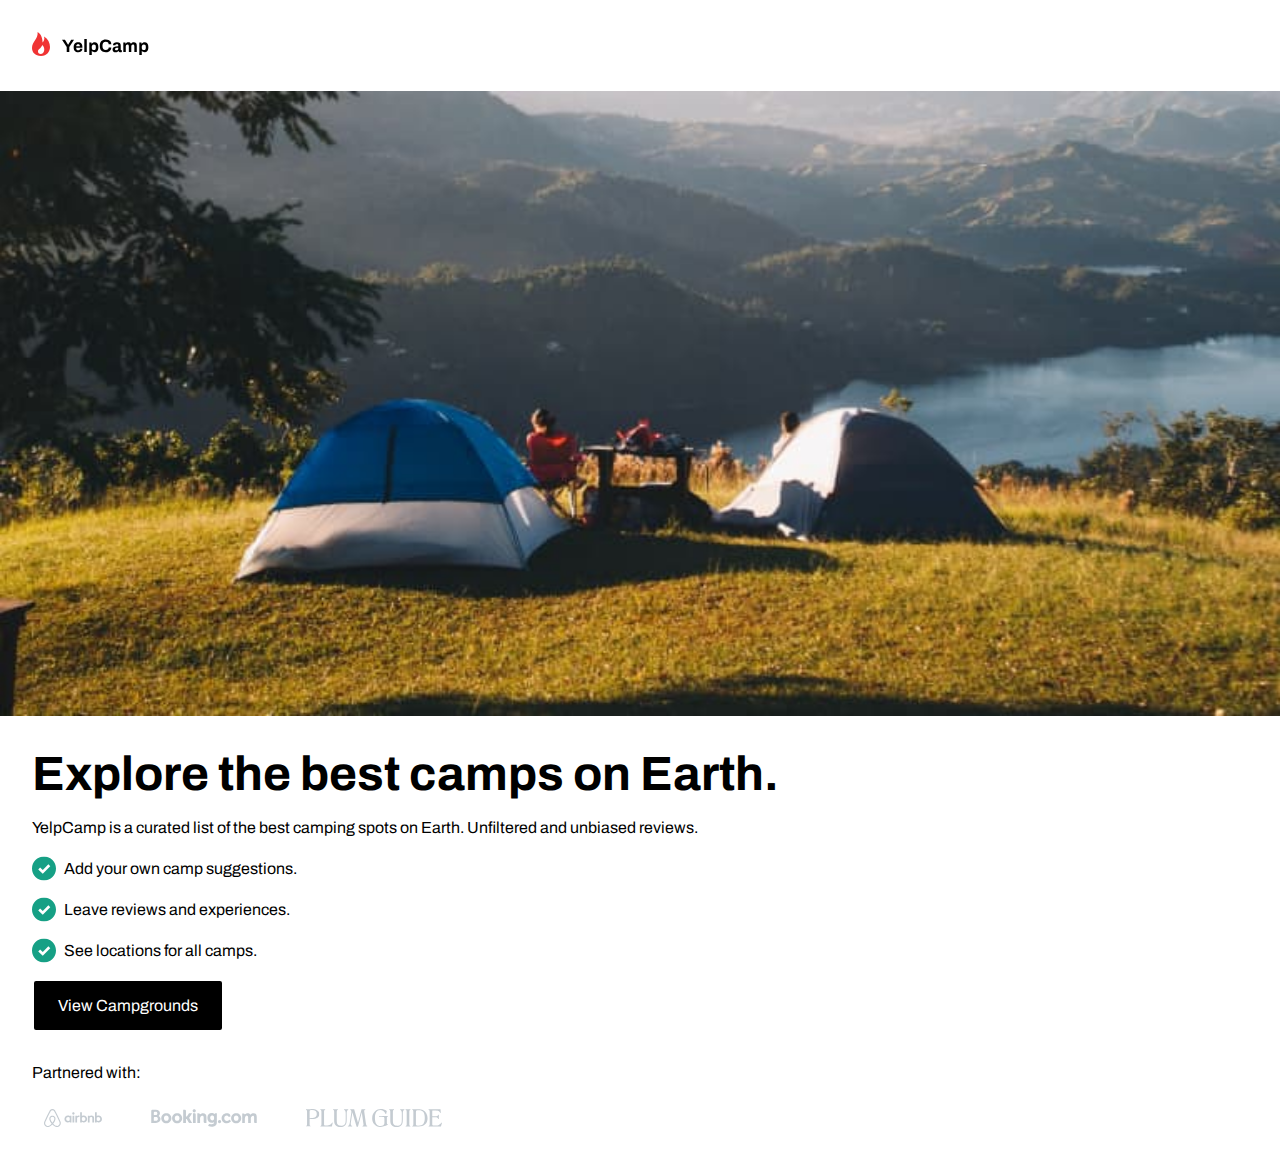
<file: index.html>
<!DOCTYPE html>
<html lang="en">
<head>
  <meta charset="UTF-8">
  <meta name="viewport" content="width=device-width, initial-scale=1.0"> <!-- displays site properly based on user's device -->
  <link rel="preconnect" href="https://fonts.googleapis.com">
  <link rel="preconnect" href="https://fonts.gstatic.com" crossorigin>
  <link href="https://fonts.googleapis.com/css2?family=Archivo:wght@400;700&display=swap" rel="stylesheet">
  <link rel="stylesheet" type="text/css" href="./css/reset.css">
  <link rel="stylesheet" type="text/css" href="./css/styles.css">
  <link rel="stylesheet" type="text/css" href="./css/landingPage.css">
  <title>YelpCamp | LandingPage</title>
</head>
<body>
  <header>
    <h1><img id="img-logo" src="./Assets/Logo.svg" alt="YelpCamp logo"/></h1>
  </header>
  <main>
    <div class="div-landing">
      <img id="img-hero" src="./Assets/Hero Image (Tablet and Mobile).jpg" src="Image of two people sitting outside of tents"/>
      <div class="div-landing-description">
        <h2>Explore the best camps on Earth.</h2>
        <div>YelpCamp is a curated list of the best camping spots on Earth. Unfiltered and unbiased reviews.</div>
        <ul class="list-features">
          <li>
            <img class="img-checkmark" src="./Assets/Checkmark.svg" alt="white checkmark"/>
            <span>Add your own camp suggestions.</span>
          </li>
          <li>
            <img class="img-checkmark" src="./Assets/Checkmark.svg" alt="white checkmark"/>
            <span>Leave reviews and experiences.</span>
          </li>
          <li>
            <img class="img-checkmark" src="./Assets/Checkmark.svg" alt="white checkmark"/>
            <span>See locations for all camps.</span>
          </li>
        </ul>
        <a class="btn-cta" role="button" href="search.html">View Campgrounds</a>
      </div>
    </div>
  </main>
  <footer>
    <div>Partnered with: 
      <ul class="list-partners">
        <li>
          <img id="img-airbnb" src="./Assets/Airbnb.svg" alt="Airbnb Logo"/>
        </li>
        <li>
          <img id="img-booking" src="./Assets/Booking.svg" alt="Booking logo"/>
        </li>
        <li>
          <img id="img-plum-guide" src="./Assets/Plum Guide.svg" alt="Plum Guide Logo"/>
        </li>
      </ul>
    </div>
  </footer>
</body>
</file>
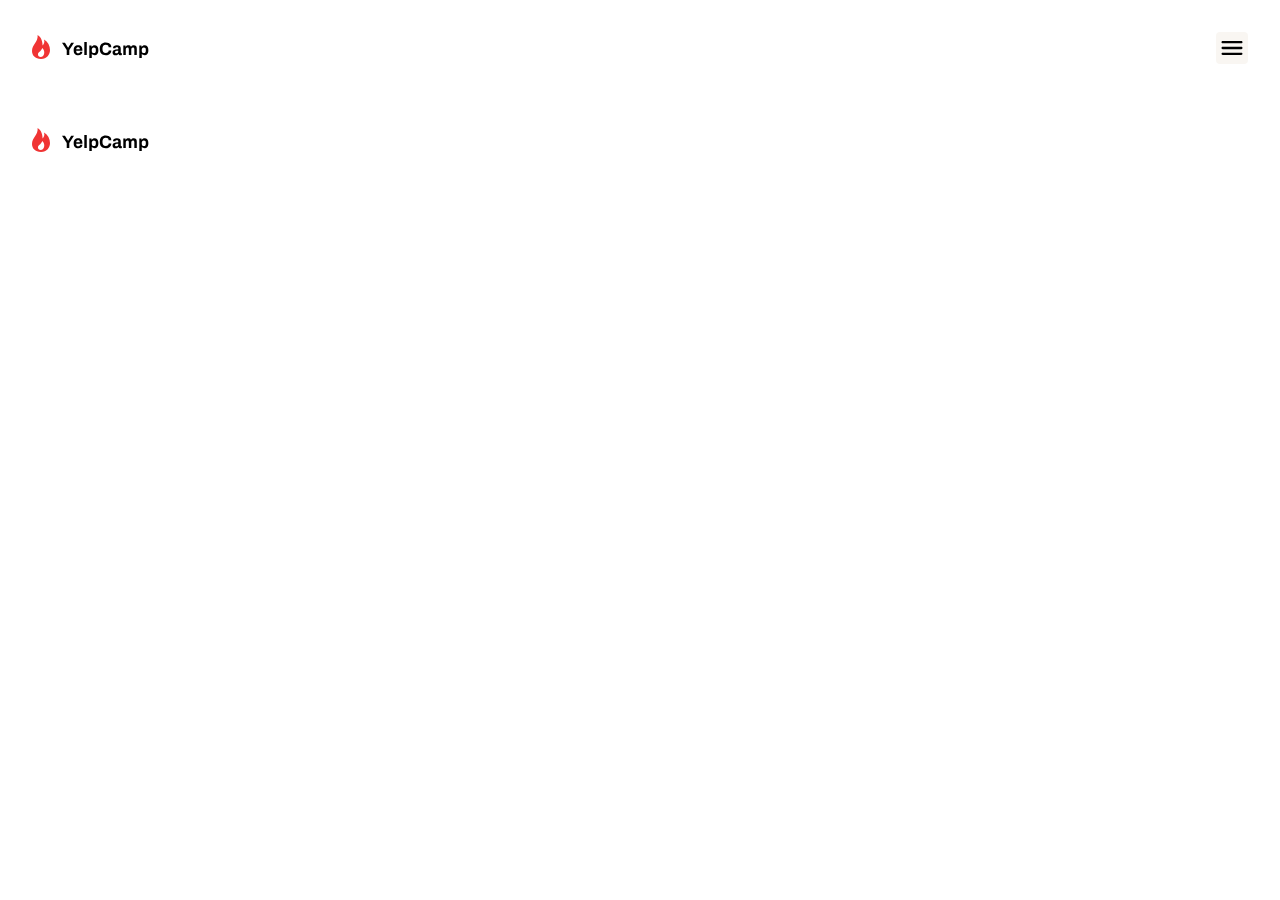
<file: campgroundPage.html>
<!-- Width: 414px -->
<!-- Height: 2139px -->
<!-- Height: 2075px -->
<!DOCTYPE html>
<html lang="en">
<head>
  <meta charset="UTF-8">
  <meta name="viewport" content="width=device-width, initial-scale=1.0"> <!-- displays site properly based on user's device -->
  <link rel="preconnect" href="https://fonts.googleapis.com">
  <link rel="preconnect" href="https://fonts.gstatic.com" crossorigin>
  <link href="https://fonts.googleapis.com/css2?family=Archivo:wght@400;700&display=swap" rel="stylesheet">
  <link rel="stylesheet" type="text/css" href="./css/reset.css">
  <link rel="stylesheet" type="text/css" href="./css/styles.css">
  <link rel="stylesheet" type="text/css" href="./css/campgroundPage.css">
  <script type="text/javascript" src="./js/headerNavMenu.js"></script>
  <script type="text/javascript" src="./js/campgroundPage.js"></script>
  <title>YelpCamp | Mount Ulap</title>
</head>
<body>
  <header>
    <h1><img id="img-logo" src="./Assets/Logo.svg" alt="YelpCamp logo"/></h1>
    <nav>
      <img id="img-nav-hamburger" src="./Assets/Hamburger Menu.svg" alt="Hamburger icon for menu"/>
      <ul class="hide">
        <li><a href="index.html">Home</a></li>
        <li><a href="settings">johndoe</a></li>
        <li><a id="link-logout" href="logout">Logout</a></li>
      </ul>
    </nav>
  </header>
  <main>
    <div class="div-campground-info">
      <img class="img-campground" src="./Assets/Camp_Images/Compressed_Images/Mount_Ulap.jpg" alt="Mount Ulap Compressed Image"/>
      <div>
        <h2>Mount Ulap</h2>
        <span id="campground-price">$104.99/night</span>
        <div class="div-campground-description">
          Mount Ulap is a 7.7 kilometer moderately trafficked point-to-point trail located near Tuba, Benguet, Philippines that offers the chance to see wildlife and is rated as moderate. The trail is primarily used for hiking.
        </div>
        <div class="div-submittor">Submitted by <span id="submittor-name">Andrew Mike</span></div>
      </div>
    </div>
    <div class="div-testimonials">
      <ul class="list-testimonials">
        <li class="list-item-testimonial">
          <h3>Adam Jones</h3>
          <span>13h ago</span>
          <div>Honestly one of the best experiences ever, took us a while to figure out how to get there but it was amazing!</div>
        </li>
        <li class="list-item-testimonial">
          <h3>Isaac Dylan</h3>
          <span>1 day ago</span>
          <div>Traveling changes you as a person, you gain more perspective, this is the perfect place to do that.</div>
        </li>
        <li class="list-item-testimonial">
          <h3>Hudson Luca</h3>
          <span>3 days ago</span>
          <div>Definitely recommend going there, not too far and not a lot of people to ruin the experience.</div>
        </li>
      </ul>
      <a id="link-add-comment" href="newComment.html">
        <svg id="img-chat-bubble" width="24" height="25" viewBox="0 0 24 25" fill="none" xmlns="http://www.w3.org/2000/svg"><g clip-path="url(#clip0)"><path d="M12 3.5C17.514 3.5 22 7.092 22 11.507C22 16.424 16.855 19.468 12.09 19.468C10.153 19.468 8.707 19.071 7.696 18.824C6.696 19.437 6.101 19.861 3.424 20.644C3.959 19.271 4.147 17.896 4.026 16.379C3.188 15.379 2.001 13.979 2.001 11.507C2 7.092 6.486 3.5 12 3.5ZM12 1.5C5.662 1.5 0 5.726 0 11.507C0 13.557 0.738 15.57 2.047 17.132C2.102 18.962 1.024 21.588 0.054 23.5C2.656 23.03 6.355 21.992 8.032 20.964C9.45 21.309 10.807 21.467 12.091 21.467C19.175 21.467 24.001 16.63 24.001 11.506C24 5.695 18.299 1.5 12 1.5ZM8.5 11.5C8.5 12.329 7.829 13 7 13C6.172 13 5.5 12.329 5.5 11.5C5.5 10.671 6.172 10 7 10C7.829 10 8.5 10.671 8.5 11.5ZM12 10C11.172 10 10.5 10.671 10.5 11.5C10.5 12.329 11.172 13 12 13C12.829 13 13.5 12.329 13.5 11.5C13.5 10.671 12.829 10 12 10ZM17 10C16.172 10 15.5 10.671 15.5 11.5C15.5 12.329 16.172 13 17 13C17.829 13 18.5 12.329 18.5 11.5C18.5 10.671 17.829 10 17 10Z" fill="white"/></g><defs><clipPath id="clip0"><rect width="24" height="24" fill="white" transform="translate(0 0.5)"/></clipPath></defs></svg>
        Leave a Review
      </a>
    </div>
    <div class="div-campground-location">
      <img id="img-map-mount-ulap" src="./Assets/Map.png" alt="Map of Mount Ulap"/>
    </div>
  </main>
  <footer>
    <img id="img-footer-logo" src="./Assets/Logo.svg" alt="YelpCamp Logo"/>
  </footer>
</body>
</file>
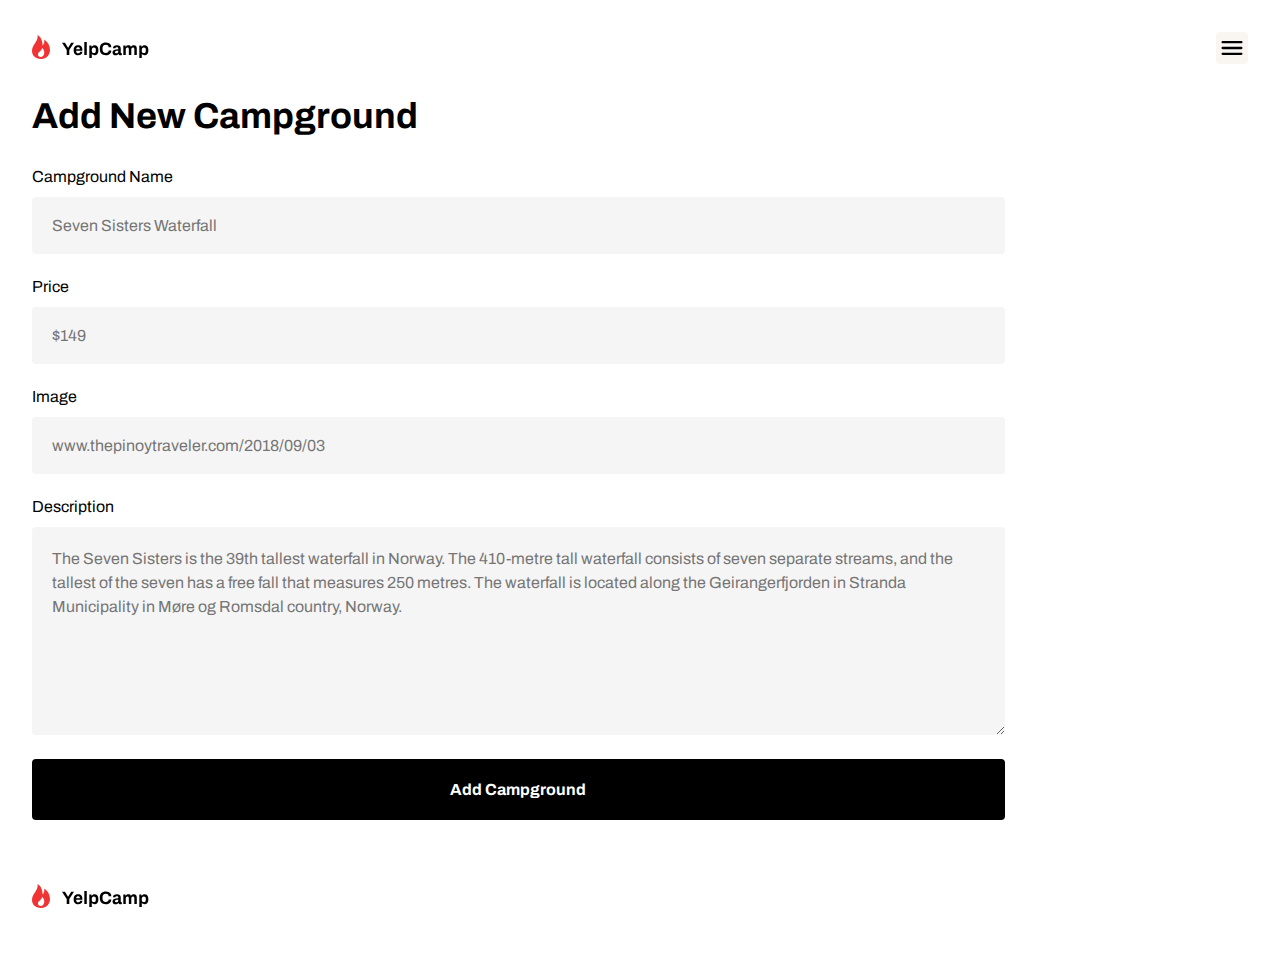
<file: newCampground.html>
<!DOCTYPE html>
<html lang="en">
<head>
  <meta charset="UTF-8">
  <meta name="viewport" content="width=device-width, initial-scale=1.0"> <!-- displays site properly based on user's device -->
  <link rel="preconnect" href="https://fonts.googleapis.com">
  <link rel="preconnect" href="https://fonts.gstatic.com" crossorigin>
  <link href="https://fonts.googleapis.com/css2?family=Archivo:wght@400;700&display=swap" rel="stylesheet">
  <link rel="stylesheet" type="text/css" href="./css/reset.css">
  <link rel="stylesheet" type="text/css" href="./css/styles.css">
  <link rel="stylesheet" type="text/css" href="./css/newCampground.css">
  <script type="text/javascript" src="./js/headerNavMenu.js"></script>
  <script type="text/javascript" src="./js/addNewCampground_Comment.js"></script>
  <title>YelpCamp | New Campground</title>
</head>
<body>
  <header>
    <h1><img id="img-logo" src="./Assets/Logo.svg" alt="YelpCamp Logo"/></h1>
    <nav>
      <img id="img-nav-hamburger" src="./Assets/Hamburger Menu.svg" alt="Hamburger icon for menu"/>
      <ul class="hide">
        <li><a href="index.html">Home</a></li>
        <li><a href="settings">johndoe</a></li>
        <li><a id="link-logout" href="index.html">Logout</a></li>
      </ul>
    </nav>
  </header>
  <main>
    <div class="div-form-new-campground">
      <h2>Add New Campground</h2>
      <form id="form-new-campground">
        <label>
          Campground Name
          <input id="input-campground-name" type="text" placeholder="Seven Sisters Waterfall"/>
        </label>
        <label>
          Price
          <input id="input-campground-price" type="number" min="1" placeholder="$149"/>
        </label>
        <label>
          Image
          <input id="input-campground-image" type="text" placeholder="www.thepinoytraveler.com/2018/09/03"/>
        </label>
        <label>
          Description
          <textarea name="textarea-description" form="form-new-campground" rows="7" placeholder="The Seven Sisters is the 39th tallest waterfall in Norway. The 410-metre tall waterfall consists of seven separate streams, and the tallest of the seven has a free fall that measures 250 metres. The waterfall is located along the Geirangerfjorden in Stranda Municipality in Møre og Romsdal country, Norway."></textarea>
        </label>
        <button id="btn-submit" type="button">Add Campground</button>
      </form>
    </div>
  </main>
  <footer>
    <img id="img-footer-logo" src="./Assets/Logo.svg" alt="YelpCamp Logo"/>
  </footer>
</body>
</file>
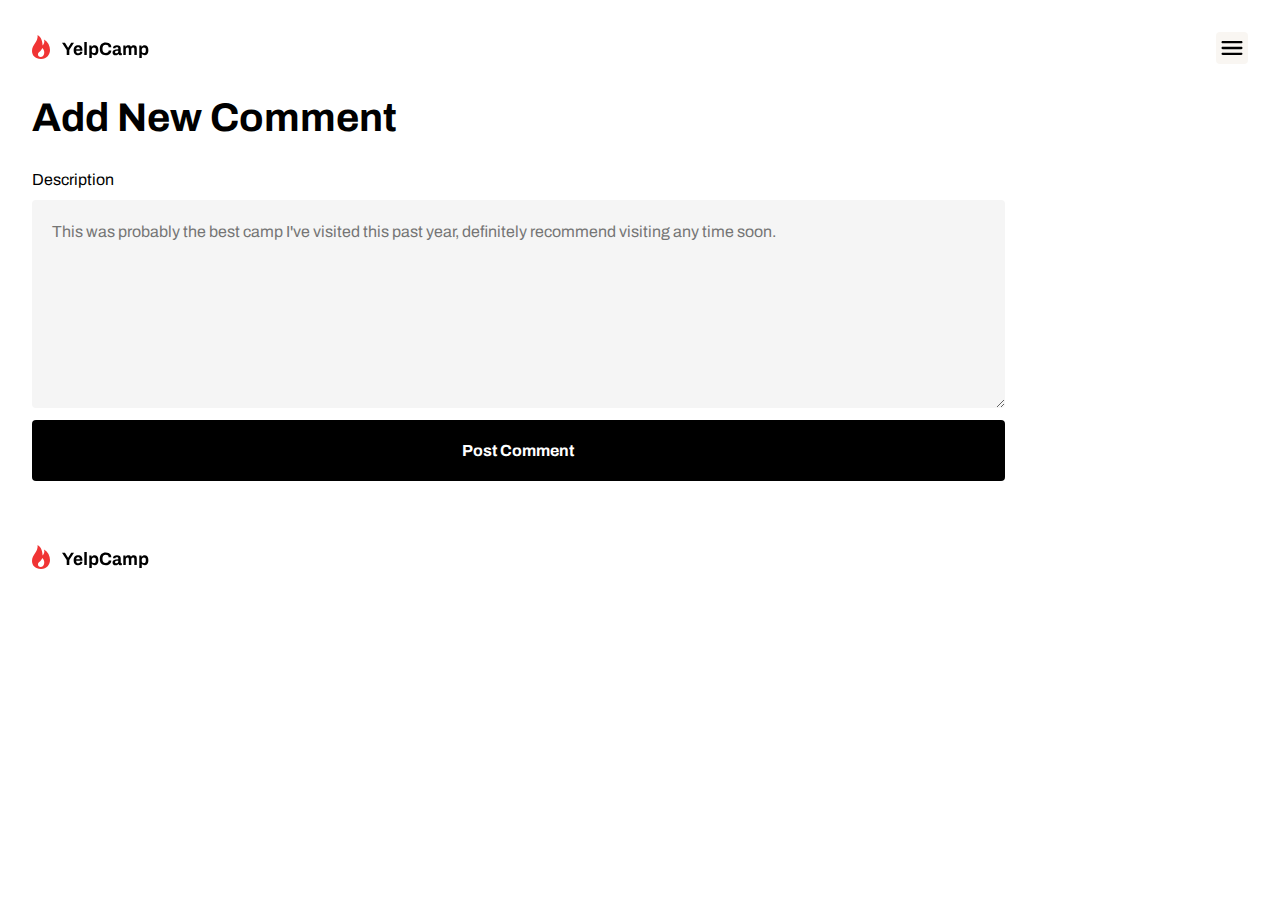
<file: newComment.html>
<!DOCTYPE html>
<html lang="en">
<head>
  <meta charset="UTF-8">
  <meta name="viewport" content="width=device-width, initial-scale=1.0"> <!-- displays site properly based on user's device -->
  <link rel="preconnect" href="https://fonts.googleapis.com">
  <link rel="preconnect" href="https://fonts.gstatic.com" crossorigin>
  <link href="https://fonts.googleapis.com/css2?family=Archivo:wght@400;700&display=swap" rel="stylesheet">
  <link rel="stylesheet" type="text/css" href="./css/reset.css">
  <link rel="stylesheet" type="text/css" href="./css/styles.css">
  <link rel="stylesheet" type="text/css" href="./css/newComment.css">
  <script type="text/javascript" src="./js/headerNavMenu.js"></script>
  <script type="text/javascript" src="./js/addNewCampground_Comment.js"></script>
  <title>YelpCamp | Mount Ulap</title>
</head>
<body>
  <header>
    <h1><img id="img-logo" src="./Assets/Logo.svg" alt="YelpCamp logo"/></h1>
    <nav>
      <img id="img-nav-hamburger" src="./Assets/Hamburger Menu.svg" alt="Hamburger icon for menu"/>
      <ul class="hide">
        <li><a href="index.html">Home</a></li>
        <li><a href="settings">johndoe</a></li>
        <li><a id="link-logout" href="index.html">Logout</a></li>
      </ul>
    </nav>
  </header>
  <main>
    <div class="div-new-comment">
      <h2>Add New Comment</h2>
      <form id="form-new-comment">
        <label>
          Description
          <textarea name="textarea-description" form="form-new-comment" rows="7" placeholder="This was probably the best camp I've visited this past year, definitely recommend visiting any time soon."></textarea>
        </label>
        <button id="btn-submit" type="button">Post Comment</button>
      </form>
    </div>
  </main>
  <footer>
    <img id="img-footer-logo" src="./Assets/Logo.svg" alt="YelpCamp Logo"/>
  </footer>
</body>
</file>
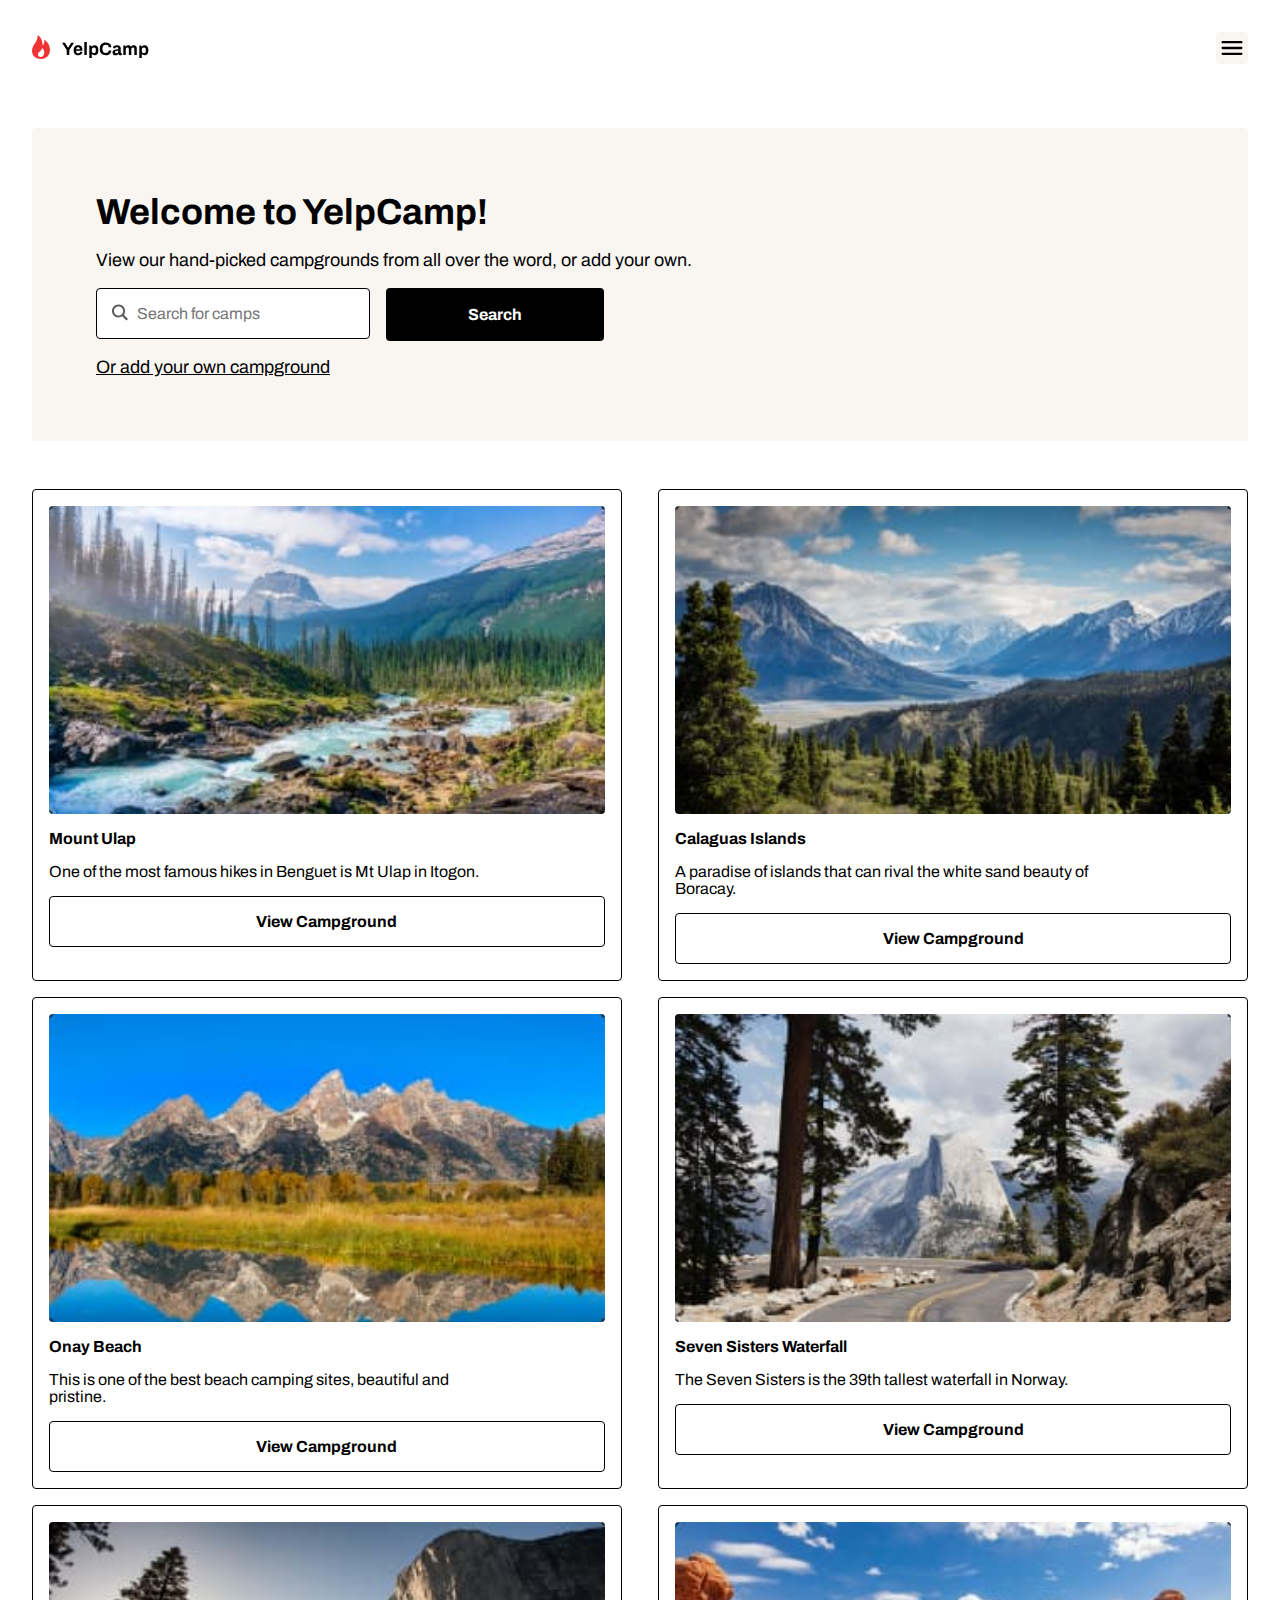
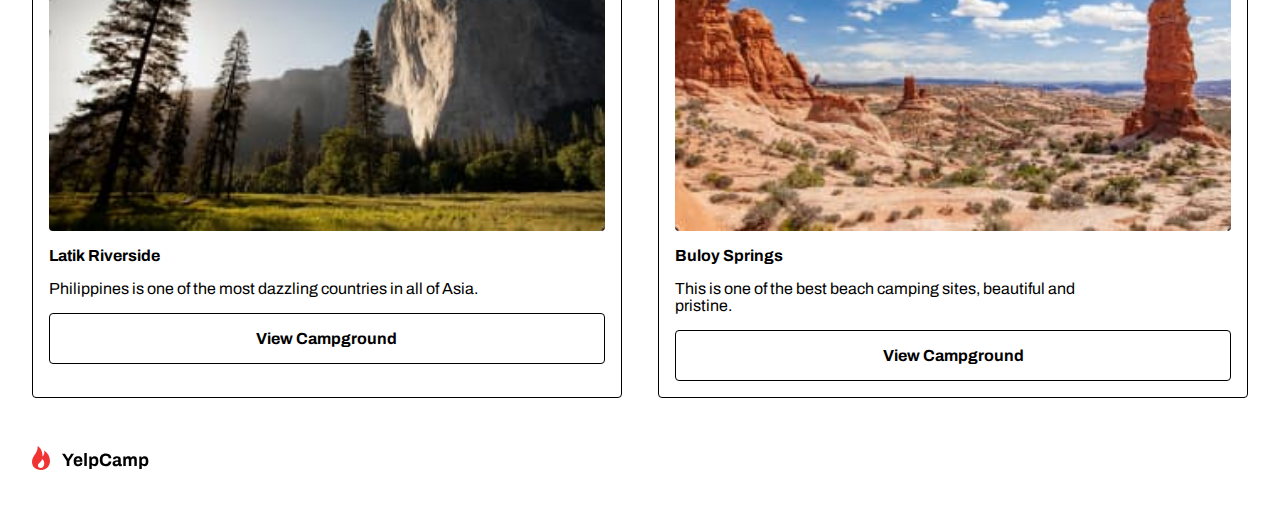
<file: search.html>
<!DOCTYPE html>
<html lang="en">
<head>
  <meta charset="UTF-8">
  <meta name="viewport" content="width=device-width, initial-scale=1.0"> <!-- displays site properly based on user's device -->
  <link rel="preconnect" href="https://fonts.googleapis.com">
  <link rel="preconnect" href="https://fonts.gstatic.com" crossorigin>
  <link href="https://fonts.googleapis.com/css2?family=Archivo:wght@400;700&display=swap" rel="stylesheet">
  <link rel="stylesheet" type="text/css" href="./css/reset.css">
  <link rel="stylesheet" type="text/css" href="./css/styles.css">
  <link rel="stylesheet" type="text/css" href="./css/search.css">
  <script type="text/javascript" src="./js/headerNavMenu.js"></script>
  <script type="text/javascript" src="./js/campgroundsList.js"></script>
  <title>YelpCamp | Search</title>
</head>
<body>
  <header>
    <h1><img id="img-logo" src="./Assets/Logo.svg" alt="YelpCamp Logo"/></h1>
    <nav>
      <img id="img-nav-hamburger" src="./Assets/Hamburger Menu.svg" alt="Hamburger icon for menu"/>
      <ul class="hide">
        <li><a href="index.html">Home</a></li>
        <li><a href="settings">johndoe</a></li>
        <li><a id="link-logout" href="index.html">Logout</a></li>
      </ul>
    </nav>
  </header>
  <main>
    <div class="div-search-main">
      <h2>Welcome to YelpCamp!</h2>
      <div>View our hand-picked campgrounds from all over the word, or add your own.</div>
      <form>
        <label id="label-search" for="input-search">
          <span><img id="img-search-icon" src="./Assets/Search Icon.svg" alt="Magnifier Icon"/></span>
          <input id="input-search" type="text" placeholder="Search for camps"/>
        </label>
        <input id="input-submit" type="submit" value="Search"/>
      </form>
      <a id="link-add-campground" role="button" href="newCampground.html">Or add your own campground</a>
    </div>
    <div class="div-list-campgrounds">
      <ul class="list-campgrounds">
        <li class="list-item-campground">
          <img class="img-campground" src="./Assets/Camp_Images/Compressed_Images/Mount_Ulap.jpg" alt="Mount Ulap image"/>
          <div class="div-campground-information">
            <h3>Mount Ulap</h3>
            <div>One of the most famous hikes in Benguet is Mt Ulap in Itogon.</div>
            <button class="btn-view-campground" data-campground="Mount Ulap">View Campground</button>
          </div>
        </li>
        <li class="list-item-campground">
          <img class="img-campground" src="./Assets/Camp_Images/Compressed_Images/Calaguas_Island.jpg" alt="Calaguas Island scenery"/>
          <div class="div-campground-information">
            <h3>Calaguas Islands</h3>
            <div>A paradise of islands that can rival the white sand beauty of Boracay.</div>
            <button class="btn-view-campground" data-campground="Calaguas Islands">View Campground</button>
          </div>
        </li>
        <li class="list-item-campground">
          <img class="img-campground" src="./Assets/Camp_Images/Compressed_Images/Onay_Beach.jpg" alt="Onay Beach campground"/>
          <div class="div-campground-information">
            <h3>Onay Beach</h3>
            <div>This is one of the best beach camping sites, beautiful and pristine.</div>
            <button class="btn-view-campground" data-campground="Onay Beach">View Campground</button>
          </div>
        </li>
        <li class="list-item-campground">
          <img class="img-campground" src="./Assets/Camp_Images/Compressed_Images/Seven_Sisters_Waterfall.jpg" alt="Seven Sisters Waterfall"/>
          <div class="div-campground-information">
            <h3>Seven Sisters Waterfall</h3>
            <div>The Seven Sisters is the 39th tallest waterfall in Norway.</div>
            <button class="btn-view-campground" data-campground="Seven Sisters Waterfall">View Campground</button>
          </div>
        </li>
        <li class="list-item-campground">
          <img class="img-campground" src="./Assets/Camp_Images/Compressed_Images/Latik_Riverside.jpg" alt="Latik Riverside"/>
          <div class="div-campground-information">
            <h3>Latik Riverside</h3>
            <div>Philippines is one of the most dazzling countries in all of Asia.</div>
            <button class="btn-view-campground" data-campground="Latik Riverside">View Campground</button>
          </div>
        </li>
        <li class="list-item-campground">
          <img class="img-campground" src="./Assets/Camp_Images/Compressed_Images/Buloy_Springs.jpg" alt="Buloy Springs"/>
          <div class="div-campground-information">
            <h3>Buloy Springs</h3>
            <div>This is one of the best beach camping sites, beautiful and pristine.</div>
            <button class="btn-view-campground" data-campground="Buloy Springs">View Campground</button>
          </div>
        </li>
      </ul>
    </div>
  </main>
  <footer>
    <img id="img-footer-logo" src="./Assets/Logo.svg" alt="YelpCamp Logo"/>
  </footer>
</body>
</file>
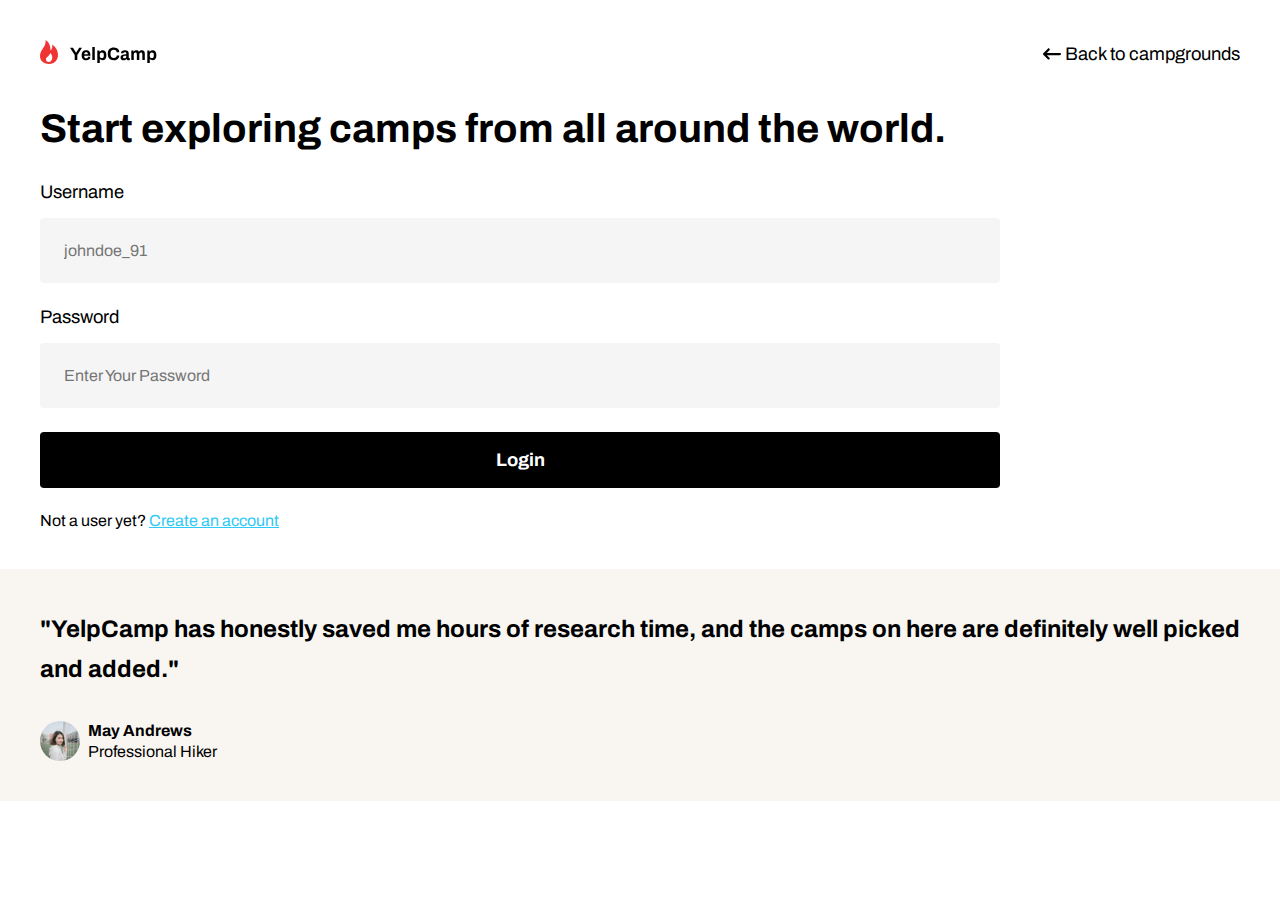
<file: signIn.html>
<!DOCTYPE html>
<html lang="en">
<head>
  <meta charset="UTF-8">
  <meta name="viewport" content="width=device-width, initial-scale=1.0"> <!-- displays site properly based on user's device -->
  <link rel="preconnect" href="https://fonts.googleapis.com">
  <link rel="preconnect" href="https://fonts.gstatic.com" crossorigin>
  <link href="https://fonts.googleapis.com/css2?family=Archivo:wght@400;700&display=swap" rel="stylesheet">
  <link rel="stylesheet" type="text/css" href="./css/reset.css">
  <link rel="stylesheet" type="text/css" href="./css/styles.css">
  <link rel="stylesheet" type="text/css" href="./css/signIn.css">
  <title>YelpCamp | Sign In</title>
</head>
<body>
  <header>
    <h1>
      <img id="img-logo" src="./Assets/Logo.svg" alt="YelpCamp Logo"/>
    </h1>
    <a id="link-back-campgrounds" role="button" href="campgroundPage.html">
      <svg id="img-arrow-back" xmlns="http://www.w3.org/2000/svg" width="18" height="18" viewBox="0 0 512 512"><!--! Font Awesome Pro 6.2.1 by @fontawesome - https://fontawesome.com License - https://fontawesome.com/license (Commercial License) Copyright 2022 Fonticons, Inc. --><path d="M109.3 288L480 288c17.7 0 32-14.3 32-32s-14.3-32-32-32l-370.7 0 73.4-73.4c12.5-12.5 12.5-32.8 0-45.3s-32.8-12.5-45.3 0l-128 128c-12.5 12.5-12.5 32.8 0 45.3l128 128c12.5 12.5 32.8 12.5 45.3 0s12.5-32.8 0-45.3L109.3 288z"/></svg>
      Back to campgrounds
    </a>
  </header>
  <main>
    <div id="div-sign-in">
      <h2>Start exploring camps from all around the world.</h2>
      <form>
        <label>
          Username
          <input id="input-username" type="text" placeholder="johndoe_91"/> 
        </label>
        <label>
          Password
          <input id="input-password" type="text" placeholder="Enter Your Password"/> 
        </label>
        <input id="input-submit" type="submit" value="Login"/>
      </form>
      <div class="div-sign-up">Not a user yet? <a id="btn-sign-up" href="./signUp.html">Create an account</a></div>
    </div>
    <div class="div-testimonial">
      <span>"YelpCamp has honestly saved me hours of research time, and the camps on here are definitely well picked and added."</span>
      <div class="div-user-info">
        <img id="img-user" src="./Assets/User Testimonial.svg" alt="May Andrews pfp"/>
        <div id="div-user-description">
          <h3 id="div-user-name">May Andrews</h3>
          <span id="div-user-profession">Professional Hiker</span>
        </div>
      </div>
    </div>

  </main>
</body>
</file>
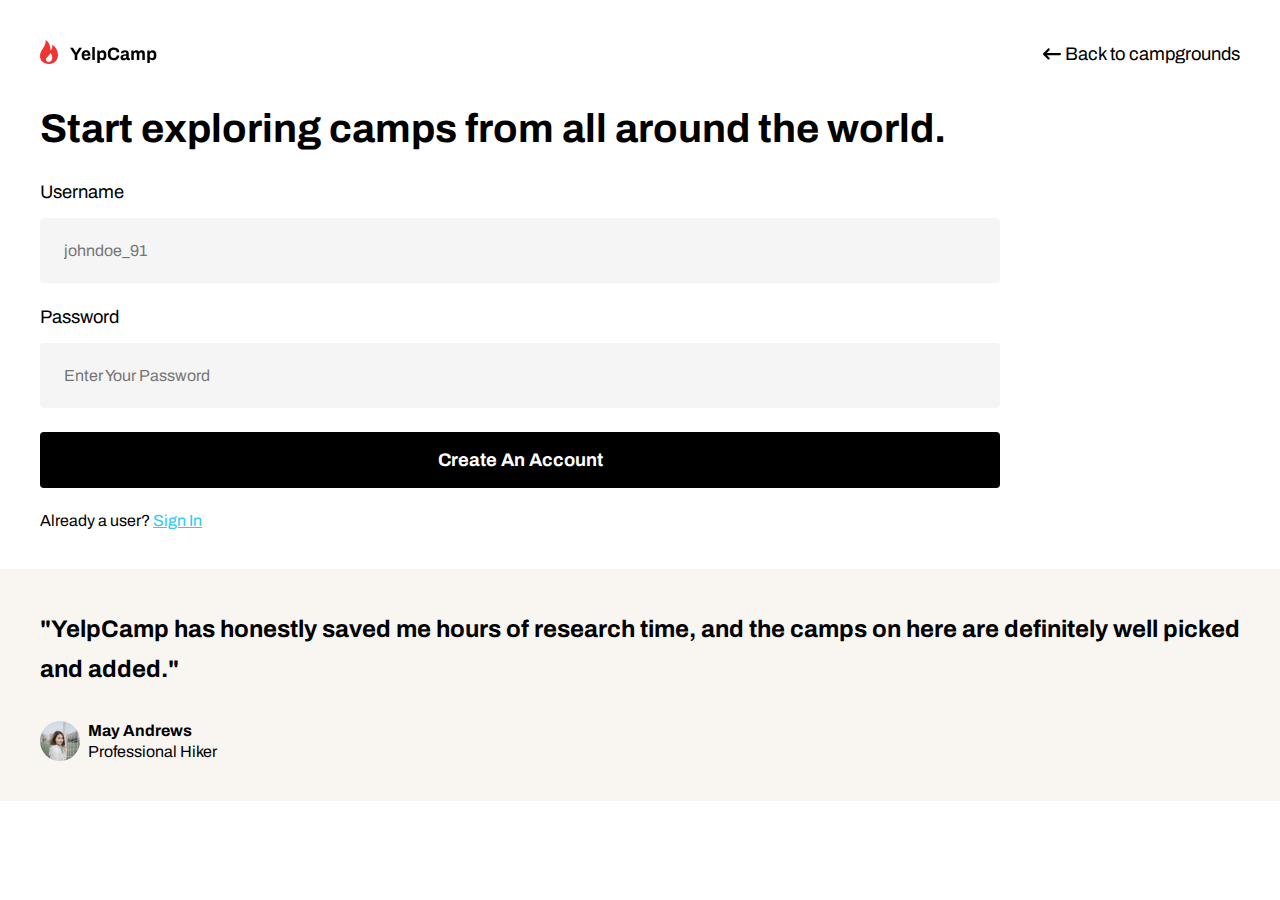
<file: signUp.html>
<!DOCTYPE html>
<html lang="en">
<head>
  <meta charset="UTF-8">
  <meta name="viewport" content="width=device-width, initial-scale=1.0"> <!-- displays site properly based on user's device -->
  <link rel="preconnect" href="https://fonts.googleapis.com">
  <link rel="preconnect" href="https://fonts.gstatic.com" crossorigin>
  <link href="https://fonts.googleapis.com/css2?family=Archivo:wght@400;700&display=swap" rel="stylesheet">
  <link rel="stylesheet" type="text/css" href="./css/reset.css">
  <link rel="stylesheet" type="text/css" href="./css/styles.css">
  <link rel="stylesheet" type="text/css" href="./css/signIn.css">
  <title>YelpCamp | Sign Up</title>
</head>
<body>
  <header>
    <h1>
      <img id="img-logo" src="./Assets/Logo.svg" alt="YelpCamp Logo"/>
    </h1>
    <a id="link-back-campgrounds" role="button" href="campgroundPage.html">
      <svg id="img-arrow-back" xmlns="http://www.w3.org/2000/svg" width="18" height="18" viewBox="0 0 512 512"><!--! Font Awesome Pro 6.2.1 by @fontawesome - https://fontawesome.com License - https://fontawesome.com/license (Commercial License) Copyright 2022 Fonticons, Inc. --><path d="M109.3 288L480 288c17.7 0 32-14.3 32-32s-14.3-32-32-32l-370.7 0 73.4-73.4c12.5-12.5 12.5-32.8 0-45.3s-32.8-12.5-45.3 0l-128 128c-12.5 12.5-12.5 32.8 0 45.3l128 128c12.5 12.5 32.8 12.5 45.3 0s12.5-32.8 0-45.3L109.3 288z"/></svg>
      Back to campgrounds
    </a>
  </header>
  <main>
    <div id="div-sign-in">
      <h2>Start exploring camps from all around the world.</h2>
      <form>
        <label>
          Username
          <input id="input-username" type="text" placeholder="johndoe_91"/> 
        </label>
        <label>
          Password
          <input id="input-password" type="text" placeholder="Enter Your Password"/> 
        </label>
        <input id="input-submit" type="submit" value="Create An Account"/>
      </form>
      <div class="div-sign-up">Already a user? <a id="btn-sign-in" href="./signIn.html">Sign In</a></div>
    </div>
    <div class="div-testimonial">
      <span>"YelpCamp has honestly saved me hours of research time, and the camps on here are definitely well picked and added."</span>
      <div class="div-user-info">
        <img id="img-user" src="./Assets/User Testimonial.svg" alt="May Andrews pfp"/>
        <div id="div-user-description">
          <h3 id="div-user-name">May Andrews</h3>
          <span id="div-user-profession">Professional Hiker</span>
        </div>
      </div>
    </div>
  </main>
</body>
</file>
<file: css/styles.css>
/* Universal Styles */
body {
  font-family: 'Archivo', sans-serif;
  min-height: 100vh;
}

.hide {
  display: none !important;
}

#link-view-campgrounds, #img-nav-hamburger, nav > ul > li {
  cursor: pointer;
}

header {
  display: flex;
  justify-content: space-between;
  align-items: center;
  padding: 2rem 1rem 3rem 1rem;
}

#img-logo, #img-footer-logo {
  display: block;
  width: 118px;
  height: 27px;
}

#img-nav-hamburger {
  width: 32px;
  height: 32px;
  display: block;
  padding: .125rem;
  background-color: hsla(30, 35%, 64%, 0.10);
  border-radius: 4px;
}

nav {
  position: relative;
}

nav > ul {
  position: absolute;
  right: 0;
  top: 3.5rem;
  width: 150px;
  border: 1px solid black;
  z-index: 4;
  background-color: hsl(0, 0%, 100%);
}

nav > ul > li {
  padding: 1rem;
  border-bottom: 1px solid black;
}

nav > ul > li:hover {
  background-color: hsla(30, 35%, 64%, 0.10);
}

nav > ul > li:last-of-type {
  border-bottom: none;
}


h2 {
  font-weight: 700;
  font-size: 2.25rem;
  margin-bottom: 1rem;
}

.btn-cta {
  display: block;
  width: fit-content;
  padding: 1rem 1.5rem;
  color: hsl(0, 0%, 100%);
  background-color: hsl(0, 0%, 0%);
  border-radius: 4px;
  border: 2px solid hsl(0, 0%, 100%);
}

.btn-cta:hover {
  color: hsl(0, 0%, 0%);
  background-color: hsl(0, 0%, 100%);
  border-color: hsl(0, 0%, 0%);
}

footer {
  padding: 0 1rem 2rem 1rem;
}

@media (min-width: 768px) {
  header {
    padding: 2rem;
  }

  footer {
    padding: 0 2rem 2rem 2rem;
  }
}

@media (min-width: 1400px) {
  header {
    padding: 2rem 8rem;
  }

  nav {
    width: 90%;
  }

  nav > ul {
    position: initial;
    right: initial;
    top: initial;
    width: 100%;
    border: none;
    background-color: white;
    display: flex;
    align-items: center;
    justify-content: flex-end;
  }

  nav > ul > li:first-of-type {
    margin-right: auto;
    margin-left: 0;
  }

  nav > ul > li {
    border-bottom: none;
  }

  nav > ul > li:hover {
    background-color: transparent;
    font-weight: 700;
  }

  .btn-create-account {
    display: block;
    width: fit-content;
    padding: 1rem 1.5rem;
    color: hsl(0, 0%, 100%);
    background-color: hsl(0, 0%, 0%);
    border: 2px solid transparent;
    border-radius: 4px;
  }

  .btn-create-account:hover {
    color: hsl(0, 0%, 0%);
    background-color: hsl(0, 0%, 100%);
    border-color: hsl(0, 0%, 0%);
  }

  footer {
    padding: 2rem 8rem 4rem 8rem;
  }
}
</file>
<file: css/landingPage.css>
.div-landing {
  overflow: hidden;
}

#img-hero {
  display: block;
  width: auto;
  height: 375px;
  margin-left: -11rem;
}

.div-landing-description {
  padding: 2rem 1rem;
}

.div-landing-description > h2, .div-landing-description > div {
  width: 85%;
}

.div-landing-description > div {
  margin-bottom: 1rem;
  line-height: 1.5rem;
}

.list-features > li {
  display: flex;
  align-items: center;
  margin-bottom: 1rem;
}

.img-checkmark {
  width: 24px;
  height: 25px;
  margin-right: .5rem;
}

.list-partners {
  display: flex;
  justify-content: space-between;
  align-items: center;
  margin-top: 1rem;
}

#img-airbnb {
  width: 83px;
  height: 42px;
}

#img-booking {
  width: 131px;
  height: 42px;
}

#img-plum-guide {
  width: 160px;
  height: 42px;
}

@media (min-width: 768px) {
  #img-hero {
    width: 100%;
    height: auto;
    margin-left: 0;
  }

  .div-landing-description  {
    padding: 2rem;
  }

  .div-landing-description > h2 {
    font-size: 3rem;
  }

  .list-partners {
    justify-content: flex-start;
  }

  .list-partners > li {
    margin-right: 1.5rem;
  }
}

@media (min-width: 1400px) {
  body {
    background-color: hsla(30, 35%, 64%, 0.10);
  }

  header, .div-landing-description {
    padding: 2rem 8rem 6rem 8rem;
    width: 60%;
  }

  .div-landing {
    display: flex;
  }

  #img-hero {
    content: url('../Assets/Hero Image.jpg');
    order: 2;
    width: auto;
    height: 100%;
    position: absolute;
    right: 0;
    top: 0;
  }

  .div-landing-description {
    order: 1;
    padding-bottom: 2rem;
  }

  .div-landing-description > h2, .div-landing-description > div {
    width: 70%;
  }
}
</file>
<file: css/campgroundPage.css>
main {
  padding: 0 1rem 1rem 1rem;
}

.div-campground-info, .div-testimonials, .div-campground-location {
  padding: 2rem;
  margin-bottom: 3rem;
  border: 1px solid black;
  border-radius: 4px;
}

.img-campground {
  margin-bottom: 1rem;
  border-radius: 4px;
}

.div-campground-info > div {
  display: flex;
  flex-wrap: wrap;
  justify-content: space-between;
  align-items: center;
}

.div-campground-info > div > h2 {
  font-size: 1.5rem;
}

#campground-price {
  display: block;
  margin-bottom: 1rem;
  font-weight: 700;
}

.div-campground-description {
  width: 80%;
  margin-bottom: 1rem;
  line-height: 1.5rem;
}

.div-submittor {
  font-style: italic;
}

.list-item-testimonial {
  display: flex;
  justify-content: space-between;
  flex-wrap: wrap;
  padding-bottom: 1rem;
  margin-bottom: 1.5rem;
  border-bottom: 1px solid black;
}

.list-item-testimonial > h3 {
  margin-bottom: 1rem;
  font-weight: 700;
}

.list-item-testimonial > span {
  margin-bottom: 1rem;
}

.list-item-testimonial > div {
  width: 85%;
  line-height: 1.5rem;
}

#link-add-comment {
  display: flex;
  width: fit-content;
  align-items: center;
  padding: 1rem 1.5rem;
  color: hsl(0, 0%, 100%);
  background: hsl(0, 0%, 0%);
  border: 2px solid transparent;
  border-radius: 4px;
}

#link-add-comment:hover {
  color: hsl(0, 0%, 0%);
  background-color: hsl(0, 0%, 100%);
  border-color: hsl(0, 0%, 0%);
}

#link-add-comment:hover > svg > g > path {
  fill: hsl(0, 0%, 0%);
}

#img-chat-bubble {
  width: 24px;
  height: 25px;
  margin-right: 1rem;
}

#img-map-mount-ulap {
  width: 290px;
  height: auto;
  display: block;
  margin: 0 auto;
  border-radius: 4px;
}

footer {
  padding: 0 2rem 3rem 2rem;
}

@media (min-width: 768px) {
  header {
    padding: 2rem;
  }

  main {
    padding: 0rem 2rem 2rem 2rem;
  }

  .div-campground-info, .div-testimonials, .div-campground-location {
    padding: 3rem;
  }

  .img-campground, .div-campground-info > div > h2, .div-campground-info > div > span, .div-campground-description {
    margin-bottom: 1.5rem;
  }
}

@media (min-width: 1400px) {
  header {
    padding: 2rem 8rem;
  }

  main {
    display: flex;
    flex-wrap: wrap;
    justify-content: space-between;
    padding: 0 8rem 2rem 8rem;
  }

  .div-campground-info {
    width: 65%;
    height: auto;
    order: 2;
    margin-bottom: 1.5rem;
  }

  .img-campground {
    width: 100%;
    height: auto;
  }

  .div-campground-description {
    width: 100%;
  }

  .div-testimonials {
    width: 65%;
    order: 3;
    margin-right: 0;
    margin-left: auto;
  }

  #link-add-comment {
    margin-right: 0;
    margin-left: auto;
  }

  .div-campground-location {
    order: 1;
    height: fit-content;
  }

  footer {
    padding: 2rem 8rem;
  }
}
</file>
<file: css/newCampground.css>
#img-nav-hamburger, #btn-submit {
  cursor: pointer;
}

header {
  display: flex;
  align-items: center;
  justify-content: space-between;
}

#img-nav-hamburger {
  width: 32px;
  height: 32px;
  display: block;
  padding: .125rem;
  background-color: hsla(30, 35%, 64%, 0.10);
  border-radius: 4px;
}

main {
  padding: 0 1rem 3rem 1rem;
}

.div-form-new-campground > h2 {
  width: 80%;
  font-size: 2.25rem;
  margin-bottom: 2rem;
}

label {
  display: block;
  margin-bottom: 1.5rem;
}

input, textarea, button {
  display: block;
  width: 100%;
  margin-top: .75rem;
  padding: 1.25rem;
  background-color: hsl(0, 0%, 96%);
  border-radius: 4px;
}

textarea {
  line-height: 1.5rem;
}

#btn-submit {
  background-color: hsl(0, 0%, 0%);
  border: 2px solid transparent;
  color: hsl(0, 0%, 100%);
  font-weight: 700;
}

#btn-submit:hover {
  background-color: hsl(0, 0%, 100%);
  border-color: hsl(0, 0%, 0%);
  color: hsl(0, 0%, 0%);
}

@media (min-width: 768px) {
  header {
    padding: 2rem;
  }

  main {
    padding: 0 2rem 2rem 2rem;
  }

  #form-new-campground {
    width: 80%;
  }

  footer {
    padding: 2rem 2rem 4rem 2rem;
  }
}

@media (min-width: 1400px) {
  .div-form-new-campground {
    width: 50%;
    margin: 0 auto;
  }
}
</file>
<file: css/newComment.css>
#img-nav-hamburger, #btn-submit {
  cursor: pointer;
}

header {
  padding: 2rem 1rem;
  display: flex;
  justify-content: space-between;
}

main {
  padding: 0 1rem 1rem 1rem;
}

input, textarea, button {
  display: block;
  width: 100%;
  margin-top: .75rem;
  padding: 1.25rem;
  background-color: hsl(0, 0%, 96%);
  border-radius: 4px;
}

.div-new-comment > h2 {
  font-size: 2.5rem;
  margin-bottom: 2rem;
}

textarea {
  line-height: 1.5rem;
}

#btn-submit {
  background-color: hsl(0, 0%, 0%);
  border: 2px solid transparent;
  color: hsl(0, 0%, 100%);
  font-weight: 700;
}

#btn-submit:hover {
  background-color: hsl(0, 0%, 100%);
  border-color: hsl(0, 0%, 0%);
  color: hsl(0, 0%, 0%);
}

@media (min-width: 768px) {
  header {
    padding: 2rem;
  }

  main {
    padding: 0 2rem 2rem 2rem;
  }

  #form-new-comment {
    width: 80%;
  }

  footer {
    padding: 2rem 2rem 4rem 2rem;
  }
}

@media (min-width: 1400px) {
  .div-new-comment {
    width: 50%;
    margin: 0 auto; 
  }
}
</file>
<file: css/search.css>
#img-nav-hamburger, #input-submit, #btn-add-campground, .btn-view-campground {
  cursor: pointer;
}

main {
  padding: 1rem;
}

.div-search-main {
  padding: 2rem;
  background-color: hsla(30, 35%, 64%, 0.10);
  margin-bottom: 3rem;
  border-radius: 4px;
}

.div-search-main > h2 {
  font-size: 2.25rem;
}

.div-search-main > div {
  width: 90%;
  margin-bottom: 1rem;
  line-height: 1.5rem;
  font-size: 18px;
}

#label-search {
  display: block;
  position: relative;
  margin-bottom: 1rem;
}

#img-search-icon {
  width: 16px;
  height: 17px;
  position: absolute;
  top: 1rem;
  left: 1rem;
}

#input-search {
  display: block;
  width: 100%;
  height: auto;
  padding: 1rem 2rem 1rem 2.5rem;
  background-color: hsl(0, 0%, 100%);
  border: 1px solid black;
  border-radius: 4px;
}

#input-submit {
  display: block;
  width: 100%;
  padding: 1rem;
  margin-bottom: 1rem;
  background-color: hsl(0, 0%, 0%);
  border: 2px solid hsl(0, 0%, 0%);
  color: hsl(0, 0%, 100%);
  font-weight: 700;
  border-radius: 4px;
}

#input-submit:hover {
  color: hsl(0, 0%, 0%);
  background-color: hsl(0, 0%, 100%);
  border-color: hsl(0, 0%, 0%);
}


#link-add-campground {
  text-decoration: underline;
  font-size: 18px;
}

#link-add-campground:hover {
  font-weight: 700;
}

.list-item-campground {
  padding: 1rem;
  margin-bottom: 1rem;
  border: 1px solid black;
  border-radius: 4px;
}

.img-campground {
  display: block;
  margin-bottom: 1rem;
  border-radius: 4px;
}

.div-campground-information > h3 {
  font-weight: 700;
  margin-bottom: 1rem;
}

.div-campground-information > div {
  width: 80%;
  margin-bottom: 1rem;
}

.btn-view-campground {
  display: block;
  width: 100%;
  padding: 1rem;
  font-weight: 700;
  border: 1px solid black;
  border-radius: 4px;
}

.btn-view-campground:hover {
  background-color: hsl(0, 0%, 0%);
  color: hsl(0, 0%, 100%);
}

@media (min-width: 768px) {
  main {
    padding: 2rem;
  }

  .div-search-main {
    padding: 4rem;
  }

  .div-search-main > div {
    width: 65%;
  }

  .div-search-main > form {
    display: flex;
  }

  #input-search {
    width: auto;
    margin-right: 1rem;
  }

  #input-submit {
    width: 20%;
  }

  .list-campgrounds {
    display: flex;
    flex-wrap: wrap;
    justify-content: space-between;
  }

  .list-item-campground {
    width: 48.5%;
  }

  .img-campground {
    height: auto;
  }
}

@media (min-width: 1400px) {
  main {
    padding: 0 8rem 2rem 8rem;
  }

  .list-item-campground {
    width: 32.5%;
  }
}
</file>
<file: css/signIn.css>
#btn-back, #input-submit, #btn-sign-up {
  cursor: pointer;
}

header {
  display: flex;
  justify-content: space-between;
  align-items: center;
  padding: 2rem 1rem 3rem 1rem;
}

#link-back-campgrounds {
  display: flex;
  align-items: center;
  font-size: 1.15rem;
}

#link-back-campgrounds:hover, .div-sign-up > a:hover {
  font-weight: 700;
}

#link-back-campgrounds > svg {
  margin-right: .25rem;
}

#div-sign-in {
  padding: 0 1rem 3rem 1rem;
}

#div-sign-in > h2 {
  width: 80%;
  font-size: 2.25rem;
  margin-bottom: 2rem;
}

#div-sign-in > form {
  display: flex;
  flex-direction: column;
}

label {
  margin-bottom: 1.5rem;
  font-size: 1.15rem;
}

#input-username, #input-password {
  display: block;
  width: 100%;
  padding: 1.5rem;
  margin-top: 1rem;
  background-color: hsl(0, 0%, 96%);
  border-radius: 4px;
  font-size: 1rem;
}

#input-username::placeholder, #input-password::placeholder {
  font-size: 1rem;
}

#input-submit {
  padding: 1rem;
  margin-bottom: 1.5rem;
  background-color: hsl(0, 0%, 0%);
  border: 2px solid transparent;
  color: hsl(0, 0%, 100%);
  border-radius: 4px;
  font-weight: 700;
  font-size: 1.15rem;
}

#input-submit:hover {
  background-color: hsl(0, 0%, 100%);
  border-color: hsl(0, 0%, 0%);
  color: hsl(0, 0%, 0%);
}

.div-sign-up > a {
  color: hsl(193, 91%, 57%);
  text-decoration: underline;
}

.div-testimonial {
  padding: 3rem 1rem;
  background-color: hsla(30, 35%, 64%, 0.10);
}

.div-testimonial > span {
  display: block;
  margin-bottom: 2rem;
  font-size: 1.5rem;
  font-weight: 700;
  line-height: 2.5rem;
}

.div-user-info {
  display: flex;
  align-items: center;
}

#img-user {
  width: 40px;
  height: 40px;
  margin-right: .5rem;
}

#div-user-name {
  margin-bottom: .25rem;
  font-weight: 700;
}

@media (min-width: 768px) {
  header, .div-testimonial {
    padding: 2.5rem;
  }

  #div-sign-in {
    padding: 0 2.5rem 2.5rem 2.5rem;
  }

  #div-sign-in > h2 {
    width: 100%;
    font-size: 2.5rem;
  }

  #div-sign-in > form {
    width: 80%;
  }
}

@media (min-width: 1400px) {
  header {
    position: absolute;
    top: 0;
    left: 0;
    width: 55%;
    padding: 2rem 8rem;
  }

  main {
    width: 100%;
    height: 100vh;
    display: flex;
    align-items: center;
    flex-direction: row;
  }

  #div-sign-in {
    padding: 2rem 8rem;
  }

  .div-testimonial {
    width: 45%;
    height: 100%;
    display: flex;
    flex-direction: column;
    justify-content: center;
    padding-left: 8rem;
    padding-right: 8rem;
  }
}
</file>
